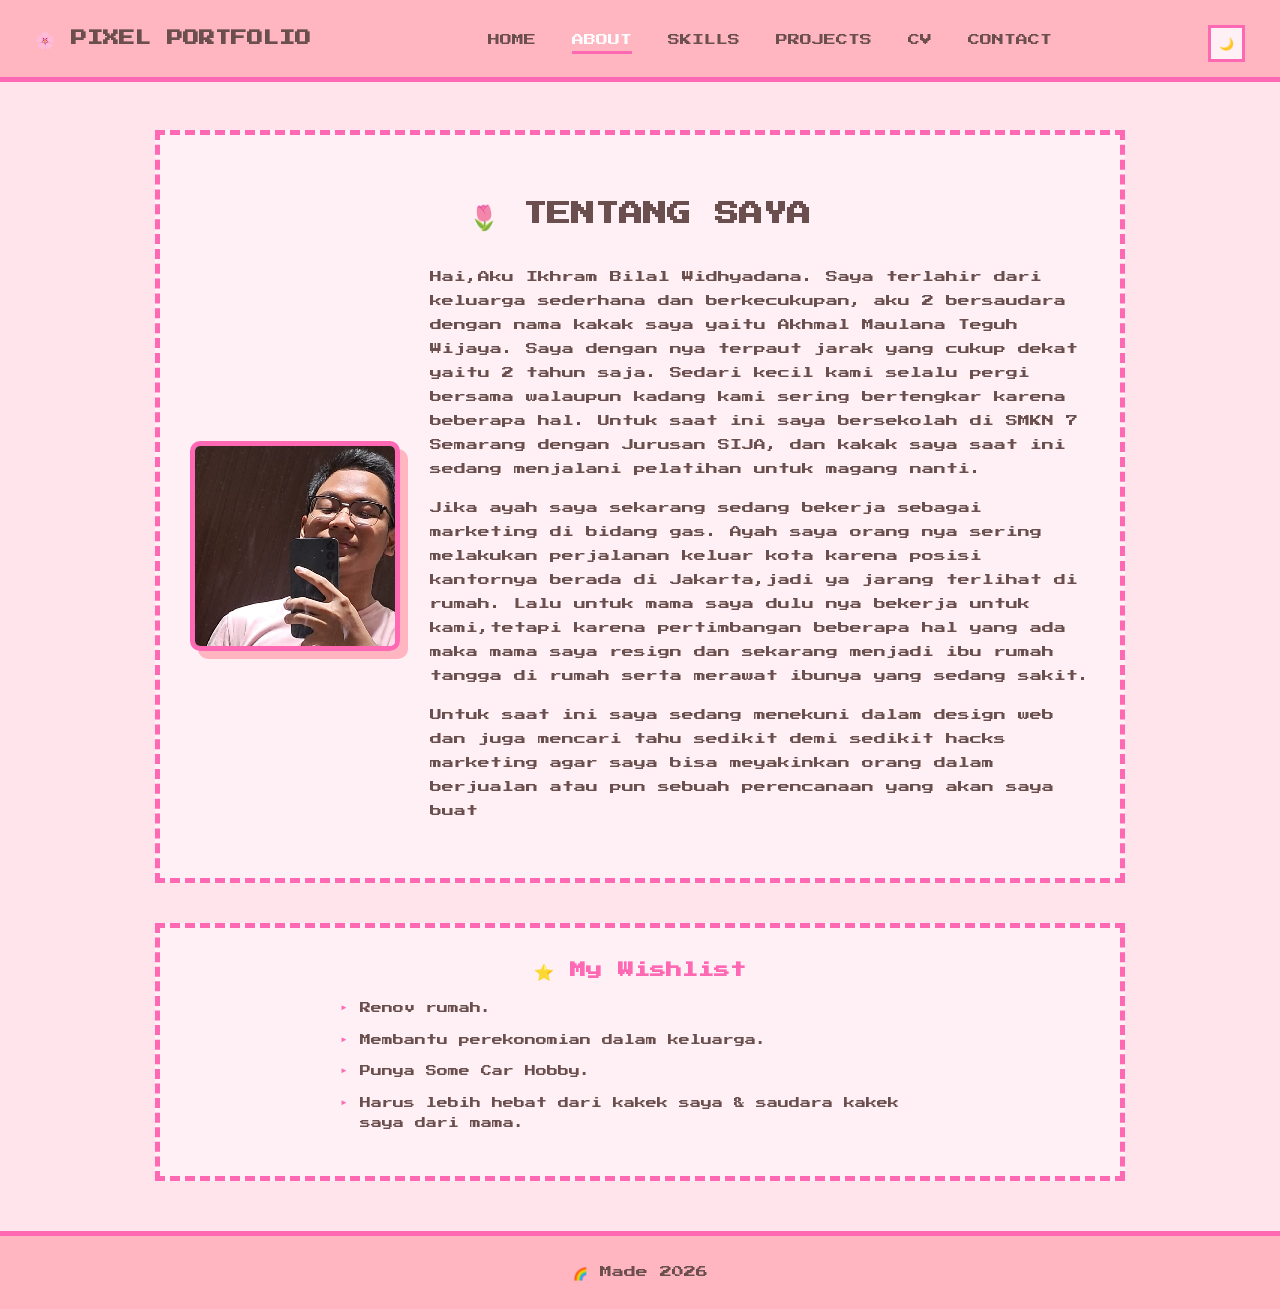
<file: about.html>
<!DOCTYPE html>
<html lang="id">
<head>
    <meta charset="UTF-8">
    <meta name="viewport" content="width=device-width, initial-scale=1.0">
    <title>About Me - Pixel Portfolio</title>
    <link href="https://fonts.googleapis.com/css2?family=Press+Start+2P&display=swap" rel="stylesheet">
    <link rel="stylesheet" href="about.css">
    <link rel="stylesheet" href="Home.css">

</head>
<body>

    <header>
        <h1>🌸 PIXEL PORTFOLIO</h1>
        <nav>
            <a href="index.html">HOME</a>
            <a href="about.html">ABOUT</a>
            <a href="skills.html">SKILLS</a>
            <a href="project.html">PROJECTS</a>
            <a href="cv.html">CV</a>
            <a href="contact.html">CONTACT</a>
        </nav>
        <button id="theme-toggle">🌙</button>
    </header>

    <div class="floating-bg" style="left: 15%; animation-duration: 11s;">👾</div>
    <div class="floating-bg" style="left: 75%; animation-duration: 9s;">💻</div>
    <div class="floating-bg" style="left: 45%; animation-duration: 13s;">✨</div>

    <main class="about-container">
        <section class="box about-hero">
            <h2>🌷 TENTANG SAYA</h2>
            <div class="about-content">
                <div class="about-avatar">
                    <img src="u.jpeg" alt="Profile Photo">
                </div>
                <div class="about-text">
                    <p>Hai,Aku Ikhram Bilal Widhyadana.  Saya terlahir dari keluarga sederhana dan berkecukupan, aku 2 bersaudara dengan nama kakak saya yaitu Akhmal Maulana Teguh Wijaya. Saya dengan nya terpaut jarak yang cukup dekat yaitu 2 tahun saja. Sedari kecil kami selalu pergi bersama walaupun kadang kami sering bertengkar karena beberapa hal. Untuk saat ini saya bersekolah di SMKN 7 Semarang dengan Jurusan SIJA, dan kakak saya saat ini sedang menjalani pelatihan untuk magang nanti.</p>
                    <p>Jika ayah saya sekarang sedang bekerja sebagai marketing di bidang gas. Ayah saya orang nya sering melakukan perjalanan keluar kota karena posisi kantornya berada di Jakarta,jadi ya jarang terlihat di rumah. Lalu untuk mama saya dulu nya bekerja untuk kami,tetapi karena pertimbangan beberapa hal yang ada maka mama saya resign dan sekarang menjadi ibu rumah tangga di rumah serta merawat ibunya yang sedang sakit.</p>
                    <p>Untuk saat ini saya sedang menekuni dalam design web dan juga mencari tahu sedikit demi sedikit hacks marketing agar saya bisa meyakinkan orang dalam berjualan atau pun sebuah perencanaan yang akan saya buat</p>
                </div>
            </div>
        </section>

        <section class="box about-details">
            <h3>⭐ My Wishlist</h3>
            <ul class="pixel-list">
                <li>Renov rumah.</li>
                <li>Membantu perekonomian dalam keluarga.</li>
                <li>Punya Some Car Hobby.</li>
                <li>Harus lebih hebat dari kakek saya & saudara kakek saya dari mama.</li>
            </ul>
        </section>
    </main>

    <footer>
        <p>🌈 Made 2026</p>
    </footer>

    <script src="loading.js"></script>
    <script src="animasi.js"></script>
</body>
</html>
</file>
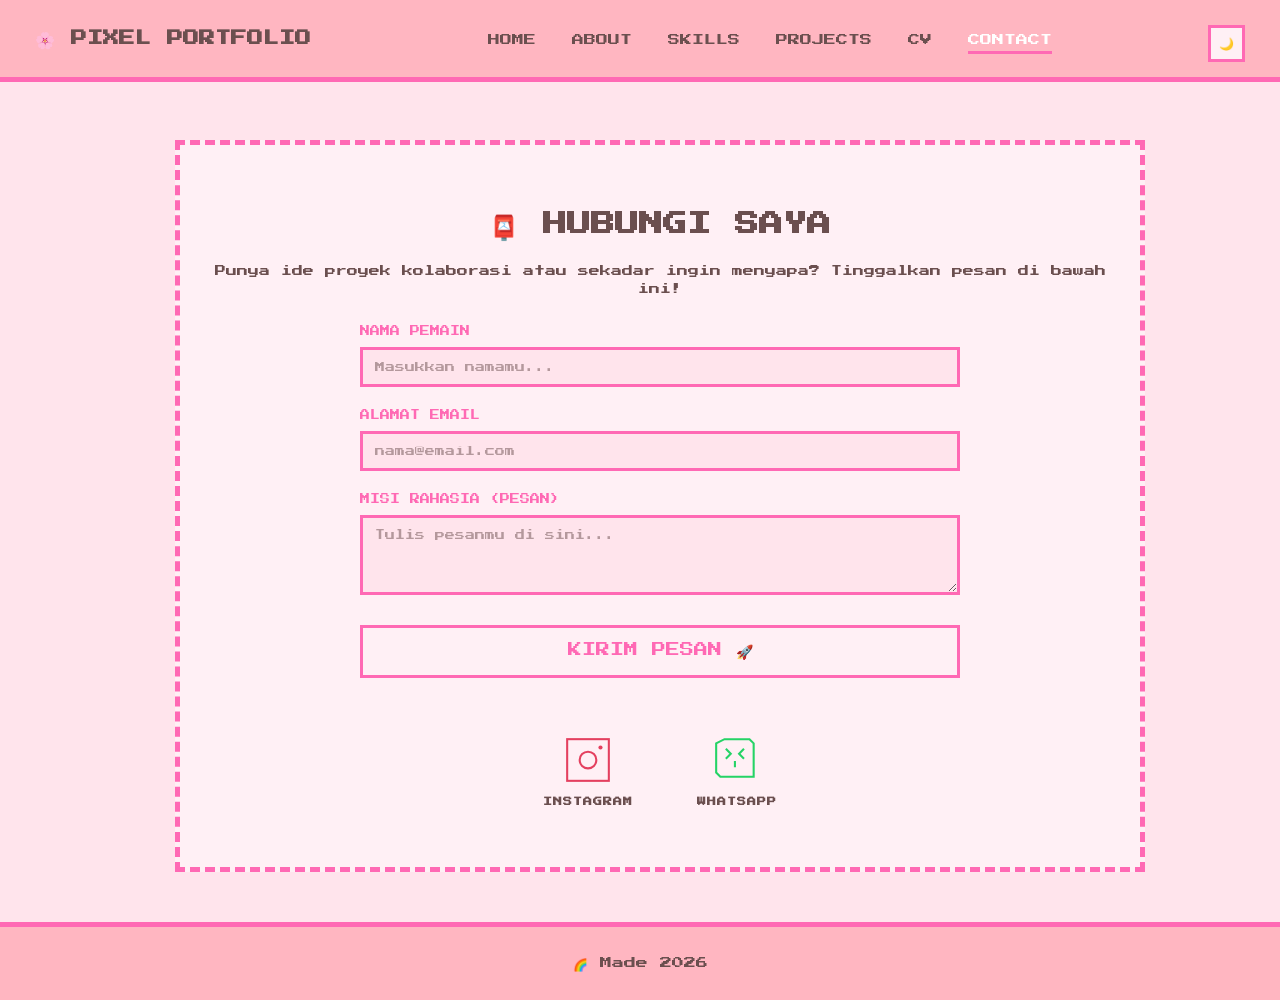
<file: contact.html>
<!DOCTYPE html>
<html lang="id">
<head>
    <meta charset="UTF-8">
    <meta name="viewport" content="width=device-width, initial-scale=1.0">
    <title>Contact - Pixel Portfolio</title>
    <link href="https://fonts.googleapis.com/css2?family=Press+Start+2P&display=swap" rel="stylesheet">
    <link rel="stylesheet" href="contact.css">
    <link rel="stylesheet" href="Home.css">

</head>
<body>

    <header>
        <h1>🌸 PIXEL PORTFOLIO</h1>
        <nav>
            <a href="index.html">HOME</a>
            <a href="about.html">ABOUT</a>
            <a href="skills.html">SKILLS</a>
            <a href="project.html">PROJECTS</a>
            <a href="cv.html">CV</a>
            <a href="contact.html">CONTACT</a>
        </nav>
        <button id="theme-toggle">🌙</button>
    </header>
    

    <div class="floating-bg" style="left: 10%; animation-duration: 10s;">💌</div>
    <div class="floating-bg" style="left: 85%; animation-duration: 8s;">📡</div>
    <div class="floating-bg" style="left: 50%; animation-duration: 12s;">💬</div>


    <main class="contact-container">
        <section class="box">
            <h2>📮 HUBUNGI SAYA</h2>
            <p style="font-size: 11px; margin-bottom: 25px;">Punya ide proyek kolaborasi atau sekadar ingin menyapa? Tinggalkan pesan di bawah ini!</p>
            
            <form id="contactForm" class="pixel-form" action="https://formspree.io/f/mvzyoeag" method="POST">
                <div class="form-group">
                    <label for="senderName">NAMA PEMAIN</label>
                    <input type="text" id="senderName" name="name" placeholder="Masukkan namamu..." required>
                </div>
                <div class="form-group">
                    <label for="senderEmail">ALAMAT EMAIL</label>
                    <input type="email" id="senderEmail" name="email" placeholder="nama@email.com" required>
                </div>
                <div class="form-group">
                    <label for="senderMessage">MISI RAHASIA (PESAN)</label>
                    <textarea id="senderMessage" name="message" rows="5" placeholder="Tulis pesanmu di sini..." required></textarea>
                </div>
                <button type="submit" id="submitBtn">KIRIM PESAN 🚀</button>
            </form>

            <!-- Social Media Links Section -->
            <div class="social-links">
                <div class="social-icons">
                    <a href="https://www.instagram.com/ikh.ram169?igsh=cXg5Y2hmbXJnNmVy" target="_blank" class="social-icon instagram" title="Instagram">
                        <svg viewBox="0 0 24 24" xmlns="http://www.w3.org/2000/svg">
                            <!-- Pixel Style Instagram Icon -->
                            <rect x="2" y="2" width="20" height="20" fill="none" stroke="currentColor" stroke-width="1"/>
                            <circle cx="12" cy="12" r="4" fill="none" stroke="currentColor" stroke-width="1"/>
                            <circle cx="18" cy="6" r="1" fill="currentColor"/>
                        </svg>
                        <span>INSTAGRAM</span>
                    </a>
                    <a href="https://wa.me/62882006636006" target="_blank" class="social-icon whatsapp" title="WhatsApp">
                        <svg viewBox="0 0 24 24" xmlns="http://www.w3.org/2000/svg">
                            <!-- Pixel Style WhatsApp Icon -->
                            <path d="M6 2 L18 2 L20 4 L20 20 L4 20 L2 18 L2 4 Z" fill="none" stroke="currentColor" stroke-width="1"/>
                            <path d="M7 7 L9 9 L7 11 M15 7 L13 9 L15 11 M11 13 L11 15" fill="none" stroke="currentColor" stroke-width="1"/>
                        </svg>
                        <span>WHATSAPP</span>
                    </a>
                </div>
            </div>
        </section>
    </main>

    <div id="contactModal" class="modal">
        <div class="modal-content">
            <span class="close-btn">&times;</span>
            <h2 style="color: #4CAF50;">✅ SYSTEM MSG</h2>
            <p>Pesan Diterima! Pesanmu sudah berhasil dikirim ke server pusat. Saya akan segera membalasnya. ✨👾</p>
        </div>
    </div>

    <footer>
        <p>🌈 Made 2026</p>
    </footer>

    <script src="loading.js"></script>
    <script src="animasi.js"></script>
</body>
</html>
</file>
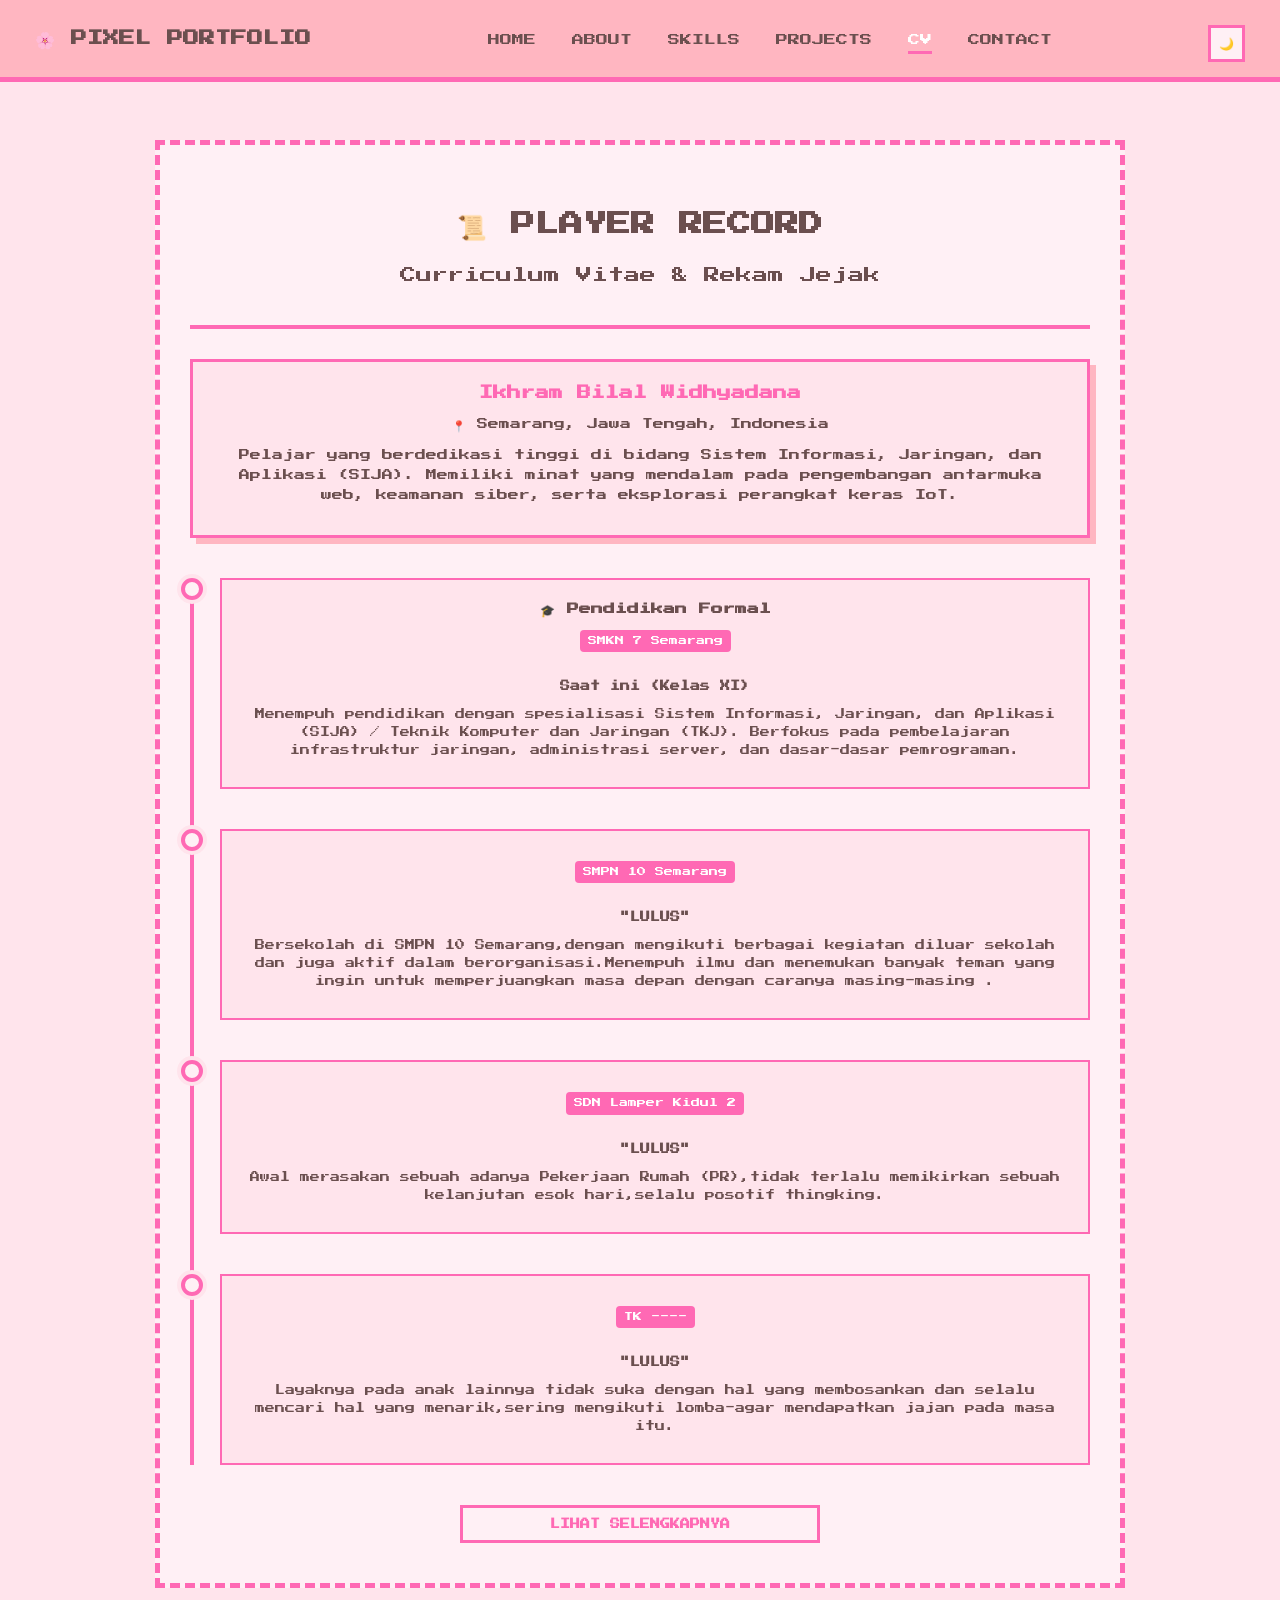
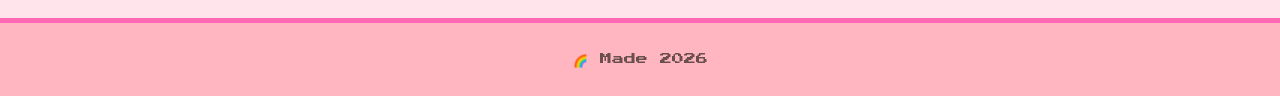
<file: cv.html>
<!DOCTYPE html>
<html lang="id">
<head>
    <meta charset="UTF-8">
    <meta name="viewport" content="width=device-width, initial-scale=1.0">
    <title>CV - Pixel Portfolio</title>
    <link href="https://fonts.googleapis.com/css2?family=Press+Start+2P&display=swap" rel="stylesheet">
    <link rel="stylesheet" href="cv.css">
    <link rel="stylesheet" href="Home.css">
</head>
<body>

    <header>
        <h1>🌸 PIXEL PORTFOLIO</h1>
        <nav>
            <a href="index.html">HOME</a>
            <a href="about.html">ABOUT</a>
            <a href="skills.html">SKILLS</a>
            <a href="project.html">PROJECTS</a>
            <a href="cv.html">CV</a>
            <a href="contact.html">CONTACT</a>
        </nav>
        <button id="theme-toggle">🌙</button>

    </header>

    <div class="floating-bg" style="left: 10%; animation-duration: 11s;">📜</div>
    <div class="floating-bg" style="left: 85%; animation-duration: 9s;">🎓</div>

    <main class="page-container">
        <section class="box cv-wrapper">
            <div class="cv-header">
                <h2>📜 PLAYER RECORD</h2>
                <p class="subtitle">Curriculum Vitae & Rekam Jejak</p>
            </div>

            <div class="cv-profile">
                <h3>Ikhram Bilal Widhyadana</h3>
                <p>📍 Semarang, Jawa Tengah, Indonesia</p>
                <p>Pelajar yang berdedikasi tinggi di bidang Sistem Informasi, Jaringan, dan Aplikasi (SIJA). Memiliki minat yang mendalam pada pengembangan antarmuka web, keamanan siber, serta eksplorasi perangkat keras IoT.</p>
            </div>

            <div class="cv-timeline">
                
                <div class="timeline-item">
                    <div class="timeline-dot"></div>
                    <div class="timeline-content">
                        <h4>🎓 Pendidikan Formal</h4>
                        <span class="timeline-date">SMKN 7 Semarang</span>
                        <p><strong>Saat ini (Kelas XI)</strong></p>
                        <p>Menempuh pendidikan dengan spesialisasi Sistem Informasi, Jaringan, dan Aplikasi (SIJA) / Teknik Komputer dan Jaringan (TKJ). Berfokus pada pembelajaran infrastruktur jaringan, administrasi server, dan dasar-dasar pemrograman.</p>
                    </div>
                </div>

                <div class="timeline-item">
                    <div class="timeline-dot"></div>
                    <div class="timeline-content">
                        <h4>   </h4>
                        <span class="timeline-date">SMPN 10 Semarang </span>
                        <p><strong>"LULUS"</strong></p>
                        <p>Bersekolah di SMPN 10 Semarang,dengan mengikuti berbagai kegiatan diluar sekolah dan juga aktif dalam berorganisasi.Menempuh ilmu dan menemukan banyak teman yang ingin untuk memperjuangkan masa depan dengan caranya masing-masing .</p>
                    </div>
                </div>

                <div class="timeline-item">
                    <div class="timeline-dot"></div>
                    <div class="timeline-content">
                        <h4>   </h4>
                        <span class="timeline-date">SDN Lamper Kidul 2</span>
                        <p><strong>"LULUS"</strong></p>
                        <p>Awal merasakan sebuah adanya Pekerjaan Rumah (PR),tidak terlalu memikirkan sebuah kelanjutan esok hari,selalu posotif thingking.</p>
                    </div>
                </div>

                <div class="timeline-item">
                    <div class="timeline-dot"></div>
                    <div class="timeline-content">
                        <h4>  </h4>
                        <span class="timeline-date">TK ----</span>
                        <p><strong>"LULUS"</strong></p>
                        <p>Layaknya pada anak lainnya tidak suka dengan hal yang membosankan dan selalu mencari hal yang menarik,sering mengikuti lomba-agar mendapatkan jajan pada masa itu.</p>
                    </div>
                </div>

            </div>

            <div class="cv-download">
                 <a href="https://drive.google.com/file/d/1OmYbgPOEV00HJJt09cTHlkOjjZpmz3HC/view?usp=drivesdk" target="_blank" class="pixel-btn" style="text-decoration: none; display: inline-block; text-align: center; box-sizing: border-box;">LIHAT SELENGKAPNYA</a>
            </div>
        </section>
    </main>

    <footer>
        <p>🌈 Made 2026</p>
    </footer>

    <script src="loading.js"></script>
    <script src="animasi.js"></script>
</body>
</html>
</file>
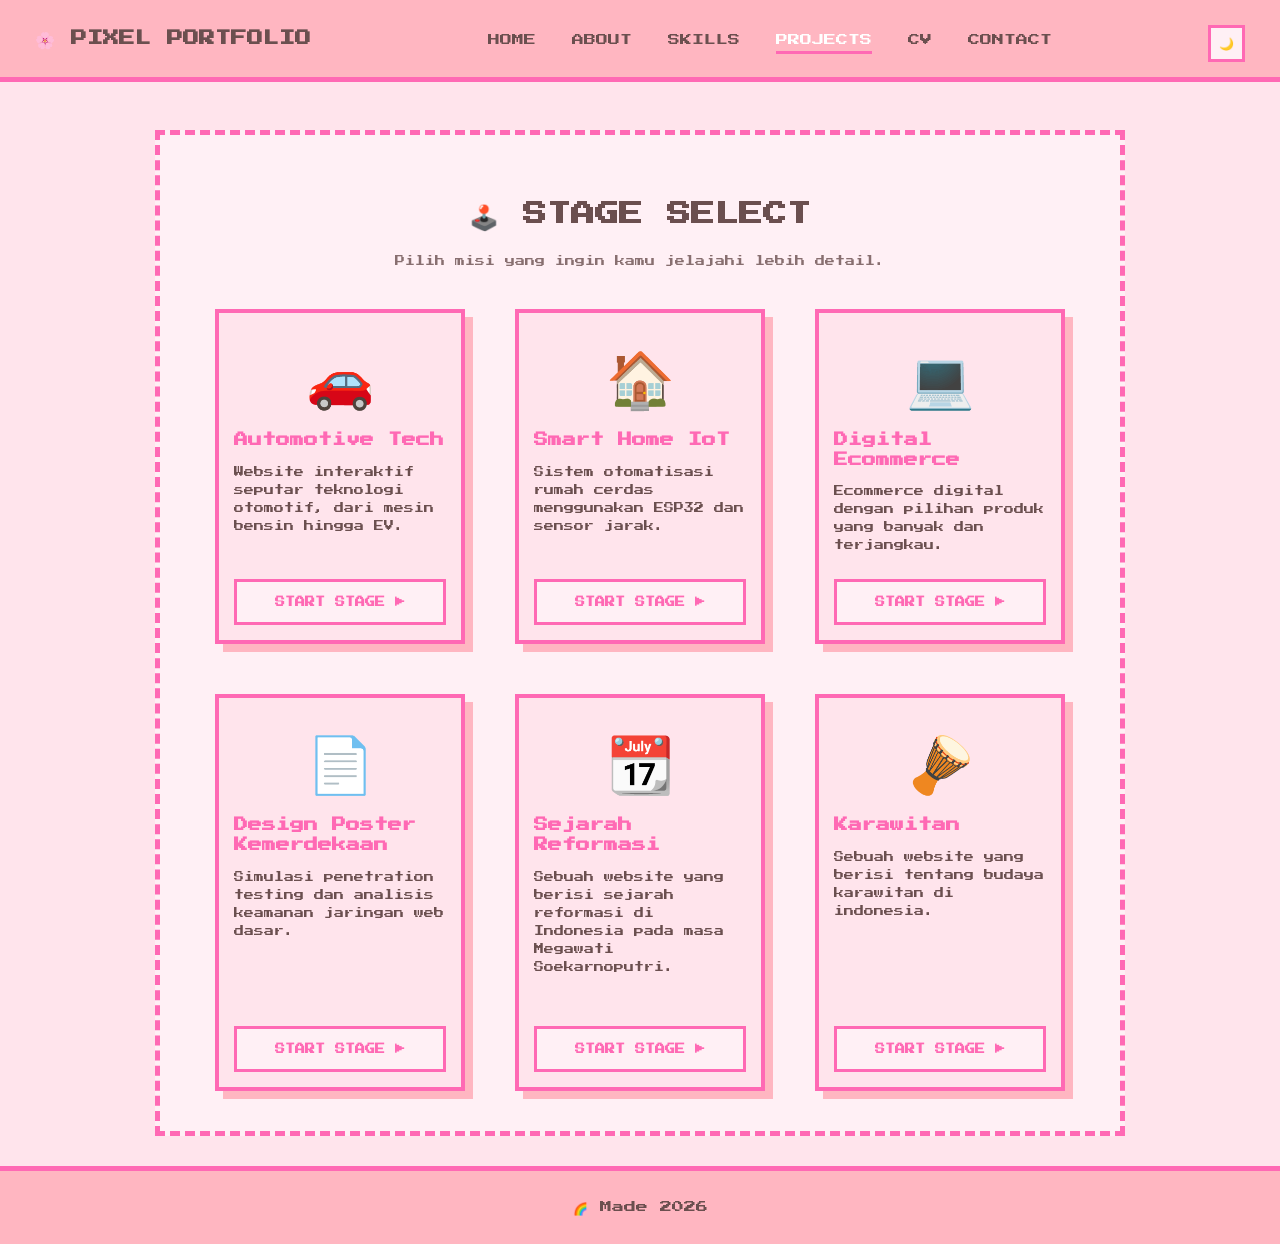
<file: project.html>
<!DOCTYPE html>
<html lang="id">
<head>
    <meta charset="UTF-8">
    <meta name="viewport" content="width=device-width, initial-scale=1.0">
    <title>Projects - Pixel Portfolio</title>
    <link href="https://fonts.googleapis.com/css2?family=Press+Start+2P&display=swap" rel="stylesheet">
    <link rel="stylesheet" href="project.css">
    <link rel="stylesheet" href="Home.css">
</head>
<body>

    <header>
        <h1>🌸 PIXEL PORTFOLIO</h1>
        <nav>
            <a href="index.html">HOME</a>
            <a href="about.html">ABOUT</a>
            <a href="skills.html">SKILLS</a>
            <a href="project.html" class="active-nav">PROJECTS</a>
            <a href="cv.html">CV</a>
            <a href="contact.html">CONTACT</a>
        </nav>
        <button id="theme-toggle">🌙</button>
    </header>

    <div class="floating-bg" style="left: 15%; animation-duration: 10s;">🎮</div>
    <div class="floating-bg" style="left: 80%; animation-duration: 8s;">🏆</div>

    <main class="page-container">
        <section class="box projects-wrapper">
            <h2>🕹️ STAGE SELECT</h2>
            <p class="subtitle">Pilih misi yang ingin kamu jelajahi lebih detail.</p>
            
            <div class="project-grid">
                
                <div class="project-card">
                    <div class="card-icon">🚗</div>
                    <div class="card-content">
                        <h3>Automotive Tech</h3>
                        <p>Website interaktif seputar teknologi otomotif, dari mesin bensin hingga EV.</p>
                    </div>
                   <a href="https://automotivetechnew.page.gd/" target="_blank" class="pixel-btn" style="text-decoration: none; display: inline-block; text-align: center; box-sizing: border-box;">START STAGE ▶</a>
                </div>
                
                <div class="project-card">
                    <div class="card-icon">🏠</div>
                    <div class="card-content">
                        <h3>Smart Home IoT</h3>
                        <p>Sistem otomatisasi rumah cerdas menggunakan ESP32 dan sensor jarak.</p>
                    </div>
                   
                    <a href="- Projek IOT "https://drive.google.com/drive/folders/1EUIdOLVehgh58Zmj9nvHkgWgV2-93poZ" target="_blank" class="pixel-btn" style="text-decoration: none; display: inline-block; text-align: center; box-sizing: border-box;">START STAGE ▶</a>
                </div>

                <div class="project-card">
                    <div class="card-icon">💻</div>
                    <div class="card-content">
                        <h3>Digital Ecommerce</h3>
                        <p>Ecommerce digital dengan pilihan produk yang banyak dan terjangkau.</p>
                    </div>
                    <a href="https://s.id/seilooo" target="_blank" class="pixel-btn" style="text-decoration: none; display: inline-block; text-align: center; box-sizing: border-box;">START STAGE ▶</a>
                </div>

                 <div class="project-card">
                    <div class="card-icon">📄</div>
                    <div class="card-content">
                        <h3>Design Poster Kemerdekaan</h3>
                        <p>Simulasi penetration testing dan analisis keamanan jaringan web dasar.</p>
                    </div>
                    <a href="https://drive.google.com/drive/folders/1ccwIM3QnCqeV7lQ-PFi02NzARl5eZb-A" target="_blank" class="pixel-btn" style="text-decoration: none; display: inline-block; text-align: center; box-sizing: border-box;">START STAGE ▶</a>
                </div>
                <div class="project-card">
                    <div class="card-icon">📆</div>
                    <div class="card-content">
                        <h3>Sejarah Reformasi</h3>
                        <p>Sebuah website yang berisi sejarah reformasi di Indonesia pada masa Megawati Soekarnoputri. </p>
                        </p>
                    </div>
                    <a href="https://dinamikapadazamanreformasi1.page.gd/" target="_blank" class="pixel-btn" style="text-decoration: none; display: inline-block; text-align: center; box-sizing: border-box;">START STAGE ▶</a>
                </div>

                <div class="project-card">
                    <div class="card-icon">🪘</div>
                    <div class="card-content">
                        <h3>Karawitan</h3>
                        <p>Sebuah website yang berisi tentang budaya karawitan di indonesia. </p>
                        </p>
                    </div>
                    <a href="https://sway.cloud.microsoft/wEvWyJvGDy7iusRq?ref=Link&loc=play" target="_blank" class="pixel-btn" style="text-decoration: none; display: inline-block; text-align: center; box-sizing: border-box;">START STAGE ▶</a>
                </div>

            </div>
        </section>
    </main>

    <footer>
        <p>🌈 Made 2026</p>
    </footer>

    <script src="loading.js"></script>
    <script src="animasi.js"></script>
    <script>
        // Logika Dark Mode
        const themeToggle = document.getElementById('theme-toggle');
        const currentTheme = localStorage.getItem('theme');
        if (currentTheme === 'dark') {
            document.body.classList.add('dark-mode');
            themeToggle.innerText = '☀️';
        }
        themeToggle.addEventListener('click', () => {
            document.body.classList.toggle('dark-mode');
            let theme = 'light';
            if (document.body.classList.contains('dark-mode')) {
                themeToggle.innerText = '☀️'; theme = 'dark';
            } else {
                themeToggle.innerText = '🌙';
            }
            localStorage.setItem('theme', theme);
        });
    </script>
</body>
</html>
</file>
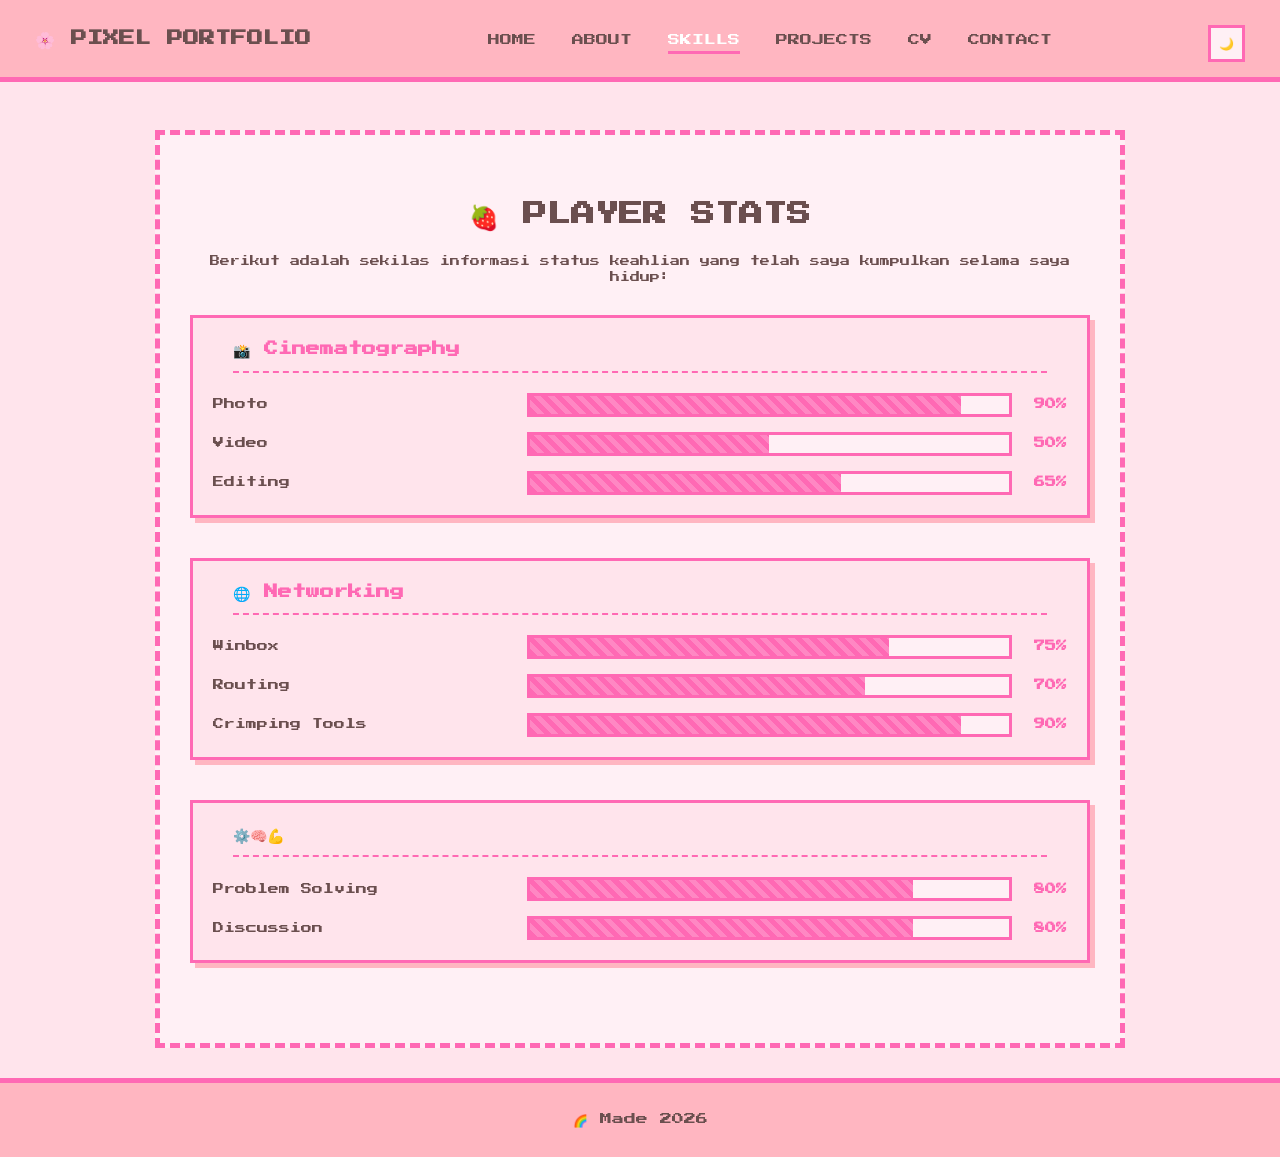
<file: skills.html>
<!DOCTYPE html>
<html lang="id">
<head>
    <meta charset="UTF-8">
    <meta name="viewport" content="width=device-width, initial-scale=1.0">
    <title>Skills - Pixel Portfolio</title>
    <link href="https://fonts.googleapis.com/css2?family=Press+Start+2P&display=swap" rel="stylesheet">
    <link rel="stylesheet" href="skills.css">
    <link rel="stylesheet" href="Home.css">
</head>
<body>

    <header>
        <h1>🌸 PIXEL PORTFOLIO</h1>
        <nav>
            <a href="index.html">HOME</a>
            <a href="about.html">ABOUT</a>
            <a href="skills.html" class="active-nav">SKILLS</a>
            <a href="project.html">PROJECTS</a>
            <a href="cv.html">CV</a>
            <a href="contact.html">CONTACT</a>
        </nav>
        <button id="theme-toggle">🌙</button>
    </header>

    <div class="floating-bg" style="left: 10%; animation-duration: 10s;">🛡️</div>
    <div class="floating-bg" style="left: 85%; animation-duration: 8s;">⚙️</div>
    <div class="floating-bg" style="left: 50%; animation-duration: 12s;">🌐</div>

    <main class="skills-container">
        <section class="box">
            <h2>🍓 PLAYER STATS</h2>
            <p style="font-size: 10px; margin-bottom: 30px;">Berikut adalah sekilas informasi status keahlian yang telah saya kumpulkan selama saya hidup:</p>

            <div class="skill-category">
                <h3>📸 Cinematography</h3>
                <div class="skill-list">
                    <div class="skill-item">
                        <span class="skill-name">Photo</span>
                        <div class="skill-bar"><div class="skill-fill" style="width: 90%;"></div></div>
                        <span class="skill-percentage">90%</span>
                    </div>
                    <div class="skill-item">
                        <span class="skill-name">Video</span>
                        <div class="skill-bar"><div class="skill-fill" style="width: 50%;"></div></div>
                        <span class="skill-percentage">50%</span>
                    </div>
                    <div class="skill-item">
                        <span class="skill-name">Editing</span>
                        <div class="skill-bar"><div class="skill-fill" style="width: 65%;"></div></div>
                        <span class="skill-percentage">65%</span>
                    </div>
                </div>
            </div>

            <div class="skill-category">
                <h3>🌐 Networking</h3>
                <div class="skill-list">
                    <div class="skill-item">
                        <span class="skill-name">Winbox</span>
                        <div class="skill-bar"><div class="skill-fill" style="width: 75%;"></div></div>
                        <span class="skill-percentage">75%</span>
                    </div>
                    <div class="skill-item">
                        <span class="skill-name">Routing</span>
                        <div class="skill-bar"><div class="skill-fill" style="width: 70%;"></div></div>
                        <span class="skill-percentage">70%</span>
                    </div>
                    <div class="skill-item">
                        <span class="skill-name">Crimping Tools</span>
                        <div class="skill-bar"><div class="skill-fill" style="width: 90%;"></div></div>
                        <span class="skill-percentage">90%</span>
                    </div>
                </div>
            </div>

            <div class="skill-category">
                <h3>⚙️🧠💪</h3>
                <div class="skill-list">
                    <div class="skill-item">
                        <span class="skill-name">Problem Solving</span>
                        <div class="skill-bar"><div class="skill-fill" style="width: 80%;"></div></div>
                        <span class="skill-percentage">80%</span>
                    </div>
                    <div class="skill-item">
                        <span class="skill-name">Discussion</span>
                        <div class="skill-bar"><div class="skill-fill" style="width: 80%;"></div></div>
                        <span class="skill-percentage">80%</span>
                    </div>
                </div>
            </div>

        </section>
    </main>

    <footer>
        <p>🌈 Made 2026</p>
    </footer>

    <script src="loading.js"></script>
    <script src="animasi.js"></script>
    <script>
        // Logika Dark Mode
        const themeToggle = document.getElementById('theme-toggle');
        const currentTheme = localStorage.getItem('theme');
        if (currentTheme === 'dark') {
            document.body.classList.add('dark-mode');
            themeToggle.innerText = '☀️';
        }
        themeToggle.addEventListener('click', () => {
            document.body.classList.toggle('dark-mode');
            let theme = 'light';
            if (document.body.classList.contains('dark-mode')) {
                themeToggle.innerText = '☀️'; theme = 'dark';
            } else {
                themeToggle.innerText = '🌙';
            }
            localStorage.setItem('theme', theme);
        });
    </script>
</body>
</html>
</file>
<file: about.css>
/* =========================================
   TAMBAHAN KHUSUS UNTUK HALAMAN ABOUT 
   ========================================= */

/* Container utama untuk halaman About agar tidak terlalu menempel ke header */
.about-container {
    margin-top: 120px;
    padding: 0 20px;
    display: flex;
    flex-direction: column;
    align-items: center;
}

/* Layout Flexbox untuk Avatar dan Teks di halaman About */
.about-content {
    display: flex;
    flex-direction: row;
    align-items: center;
    gap: 30px;
    margin-top: 20px;
    text-align: left;
}

.about-avatar {
    width: 200px;
    height: 200px;
    image-rendering: pixelated;
    border: 5px solid var(--border-color);
    box-shadow: 8px 8px 0 var(--shadow-color);
    flex-shrink: 0;
    border-radius: 10px;
    overflow: hidden;
    display: flex;
    align-items: center;
    justify-content: center;
}

.about-avatar img {
    width: 100%;
    height: 100%;
    object-fit: cover;
    object-position: center;
}

.about-text {
    flex: 1;
}

.about-text p {
    font-size: 12px;
    line-height: 2;
    margin-bottom: 15px;
}

/* Kotak Detail (Fun Facts) */
.about-details {
    text-align: left;
    width: 100%;

}

.about-details h3 {
    color: var(--border-color);
    margin-bottom: 20px;
}

/* Styling untuk list bergaya pixel */
.pixel-list {
    list-style-type: none;
    padding-left: 0;
}

.pixel-list li {
    font-size: 11px;
    line-height: 2;
    margin-bottom: 15px;
    position: relative;
    padding-left: 30px;
    
}

.pixel-list li::before {
    content: "►";
    position: absolute;
    left: 0;
    color: var(--border-color);
    animation: blink-caret 1s step-end infinite;
}

/* Penanda Navigasi Aktif (Agar user tahu sedang di halaman mana) */
.active-nav {
    border-bottom: 3px solid var(--border-color);
    padding-bottom: 5px;
}

/* Responsivitas untuk layar HP */
@media (max-width: 768px) {
    .about-content {
        flex-direction: column; /* Mengubah susunan menjadi atas-bawah di HP */
        text-align: center;
    }
    
    .pixel-list li {
        text-align: left;
    }
}

.box {
    margin-top: 10px !important;
}
</file>
<file: Home.css>
/* --- CSS VARIABLES UNTUK DARK MODE --- */
:root {
    --bg-color: #ffe4ec;
    --text-color: #6b4f4f;
    --header-bg: #ffb6c1;
    --box-bg: #fff0f5;
    --border-color: #ff69b4;
    --shadow-color: #ffb6c1;
}

.dark-mode {
    --bg-color: #2b2b2b;
    --text-color: #ffb6c1;
    --header-bg: #1a1a1a;
    --box-bg: #3d3d3d;
    --border-color: #ff69b4;
    --shadow-color: #ff1493;
}

/* --- GLOBAL --- */
body {
    margin: 0;
    font-family: 'Press Start 2P', cursive;
    background: var(--bg-color);
    color: var(--text-color);
    transition: background 0.3s, color 0.3s;
    line-height: 1.6;
}

/* =========================================
   ANIMASI TRANSISI: RETRO LOADING SCREEN
   ========================================= */

/* Loading screen removed */

html {
    overflow-y: auto;
    overflow-x: hidden;
}

/* Floating Particles Background */
.floating-bg {
    position: fixed;
    top: -50px;
    font-size: 24px;
    z-index: -1;
    animation: floatDown linear infinite;
    opacity: 0.6;
}

@keyframes floatDown {
    0% { transform: translateY(-10vh) rotate(0deg); }
    100% { transform: translateY(110vh) rotate(360deg); }
}

@keyframes floatUp {
    0% { transform: translateY(110vh) rotate(0deg); }
    100% { transform: translateY(-10vh) rotate(360deg); }
}

@keyframes floatRandom {
    0% { transform: translateY(50vh) translateX(0px) rotate(0deg); }
    25% { transform: translateY(30vh) translateX(20px) rotate(90deg); }
    50% { transform: translateY(70vh) translateX(-20px) rotate(180deg); }
    75% { transform: translateY(20vh) translateX(10px) rotate(270deg); }
    100% { transform: translateY(50vh) translateX(0px) rotate(360deg); }
}

/* Header & Navigasi */
header {
    background: var(--header-bg);
    padding: 15px;
    display: flex;
    justify-content: space-between;
    align-items: center;
    border-bottom: 5px solid var(--border-color);
    transition: background 0.3s;
    position: fixed;
    top: 0;
    left: 0;
    right: 0;
    z-index: 10000;
}


header h1 {
    font-size: 16px;
    margin: 0 20px;
}

section h3 {
    font-size: 25px;
    margin: 0 20px;
}

nav a {
    margin: 0 10px;
    text-decoration: none;
    color: var(--text-color);
    font-size: 12px;
}

nav a:hover {
    color: white;
}

/* Penanda Navigasi Aktif (Agar user tahu sedang di halaman mana) */
.active-nav {
    border-bottom: 3px solid var(--border-color);
    padding-bottom: 5px;
    color: white;
}

/* Tombol Dark Mode */
#theme-toggle {
    margin-right: 20px;
    padding: 8px;
    font-size: 12px;
    cursor: pointer;
}

/* --- HERO SECTION --- */
.hero {
    display: flex;
    justify-content: center;
    align-items: center;
    gap: 40px;
    padding: 80px 20px;
    flex-wrap: wrap;
    margin-top: 100px;
}

/* Avatar Pixel */
.avatar img {
    width: 150px;
    height: 150px;
    image-rendering: pixelated;
    border: 5px solid var(--border-color);
    box-shadow: 5px 5px 0 var(--shadow-color);
    flex-shrink: 0;
    animation: bounce 2s infinite alternate;
    object-fit: cover;
    object-position: bottom;
}                           

@keyframes bounce {
    0% { transform: translateY(0); }
    100% { transform: translateY(-10px); }
}

.hero-text-box {
    text-align: left;
    background: var(--box-bg);
    padding: 25px 35px;
    border: 5px dashed var(--border-color);
    max-width: 500px;
}

.hero-text-box h2 {
    margin-top: 0;
    line-height: 1.5;
}

.hero-text-box span {
    color: var(--border-color);
}

/* Efek Mengetik */
.typewriter {
    overflow: hidden;
    border-right: .15em solid var(--border-color);
    white-space: nowrap;
    margin: 0 auto;
    letter-spacing: .15em;
    animation: typing 3.5s steps(40, end), blink-caret .75s step-end infinite;
}

@keyframes typing { from { width: 0 } to { width: 100% } }
@keyframes blink-caret { from, to { border-color: transparent } 50% { border-color: var(--border-color); } }

/* --- BOX & CARD STYLES --- */
.box {
    margin: 20px auto 30px auto;
    padding: 40px 30px;
    border: 5px dashed var(--border-color);
    background: var(--box-bg);
    max-width: 900px;
    text-align: center;
}

.skills, .gallery {
    display: flex;
    flex-wrap: wrap;
    justify-content: center;
    gap: 15px;
    margin-top: 20px;
}

.pixel-card {
    padding: 15px;
    border: 3px solid var(--border-color);
    background: var(--bg-color);
    transition: 0.2s;
    font-size: 12px;
}

.pixel-card:hover {
    background: var(--border-color);
    color: white;
    transform: translate(-4px, -4px);
    box-shadow: 4px 4px 0 var(--shadow-color);
}

/* Project Cards */
.project-card {
    border: 4px solid var(--border-color);
    background: var(--bg-color);
    padding: 15px;
    width: 250px;
    text-align: left;
    transition: 0.3s;
}

.project-card h3 { font-size: 14px; color: var(--border-color); }
.project-card p { font-size: 10px; line-height: 1.8; }
.project-card:hover { transform: scale(1.05); }

/* --- BUTTONS --- */
button {
    padding: 10px;
    border: 3px solid var(--border-color);
    background: var(--box-bg);
    color: var(--border-color);
    cursor: pointer;
    font-family: inherit;
    transition: 0.2s;
    font-size: 12px;
    margin-top: 10px;
}

button:hover {
    background: var(--border-color);
    color: white;
    transform: scale(1.1);
}

/* Gallery Images */
.gallery img {
    width: 150px;
    height: 150px;
    object-fit: cover;
    border: 4px solid #ff69b4;
    image-rendering: pixelated;
    cursor: pointer;
    transition: 0.3s;
}

.gallery img:hover {
    transform: scale(1.1) rotate(-2deg);
    box-shadow: 5px 5px 0 #ff69b4;
}

/* --- MODAL (POP-UP) --- */
.modal {
    display: none; 
    position: fixed; 
    z-index: 10001; 
    left: 0; 
    top: 0; 
    width: 100%; 
    height: 100%; 
    background-color: rgba(0,0,0,0.5); 
}

.modal-content {
    background-color: var(--box-bg);
    margin: 15% auto; 
    padding: 20px;
    border: 5px solid var(--border-color);
    width: 300px;
    text-align: center;
    box-shadow: 10px 10px 0 var(--shadow-color);
}

.close-btn {
    color: var(--border-color);
    float: right;
    font-size: 28px;
    font-weight: bold;
    cursor: pointer;
}

/* --- GLOBAL --- */
body {
    margin: 0;
    font-family: 'Press Start 2P', cursive;
    background: var(--bg-color);
    color: var(--text-color);
    transition: background 0.3s, color 0.3s;
    line-height: 1.6;
    overscroll-behavior: none;
    
    /* Tambahan agar halaman menjadi fleksibel secara vertikal */
    display: flex;
    flex-direction: column;
    min-height: 100vh; /* Memastikan tinggi body minimal seukuran layar monitor/HP */
}

/* ... (biarkan kode CSS yang lain di tengah-tengah tetap sama) ... */

footer {
    text-align: center;
    padding: 15px;
    background: var(--header-bg);
    border-top: 5px solid var(--border-color);
    font-size: 12px;
    
    /* Kunci utamanya: margin-top auto akan otomatis mengisi sisa ruang kosong 
       sehingga footer selalu terdorong mentok ke bawah! */
    margin-top: auto; 
}

/* Kotak Detail (Fun Facts) */
.about-details {
    margin: -60px auto 50px auto;
    padding: 30px;
    text-align: left;
    width: 100%;
}

.about-details h3 {
    color: var(--border-color);
    margin: 0 0 15px 0;
    font-size: 16px;
    text-align: center;
}

/* Styling untuk list bergaya pixel */
.pixel-list {
    list-style-type: none;
    padding: 0;
    margin: 0;
    max-width: 600px;
    margin-left: auto;
    margin-right: auto;
}

.pixel-list li {
    font-size: 11px;
    line-height: 1.8;
    margin-bottom: 12px;
    position: relative;
    padding-left: 20px;
    text-align: left;
}

.pixel-list li:before {
    content: "▶";
    position: absolute;
    left: 0;
    color: var(--border-color);
    font-size: 8px;
}

.pixel-list li::before {
    content: "►";
    position: absolute;
    left: 0;
    color: var(--border-color);
    animation: blink-caret 1s step-end infinite;
}

/* Penanda Navigasi Aktif (Agar user tahu sedang di halaman mana) */
.active-nav {
    border-bottom: 3px solid var(--border-color);
    padding-bottom: 5px;
}

/* Responsivitas untuk layar HP */
@media (max-width: 768px) {
    .about-content {
        flex-direction: column; /* Mengubah susunan menjadi atas-bawah di HP */
        text-align: center;
    }
    
    .pixel-list li {
        text-align: left;
    }
}
</file>
<file: contact.css>
/* =========================================
   TAMBAHAN KHUSUS UNTUK HALAMAN CONTACT
   ========================================= */
/* Penanda Navigasi Aktif (Agar user tahu sedang di halaman mana) */
.active-nav {
    border-bottom: 3px solid var(--border-color);
    padding-bottom: 5px;
}

/* Styling untuk container formulir */
.pixel-form {
    display: flex;
    flex-direction: column;
    gap: 20px;
    text-align: left;
    max-width: 600px;
    margin: 0 auto; /* Posisi di tengah */
}

/* Menyusun label dan isian */
.form-group {
    display: flex;
    flex-direction: column;
    gap: 8px;
}

.form-group label {
    font-size: 10px;
    color: var(--border-color);
}

/* Styling untuk Input (Kotak Teks) dan Textarea (Kotak Pesan) */
.form-group input,
.form-group textarea {
    font-family: 'Press Start 2P', cursive;
    background: var(--bg-color);
    color: var(--text-color);
    border: 3px solid var(--border-color);
    padding: 12px;
    font-size: 10px;
    outline: none;
    transition: 0.3s;
}

/* Efek saat kotak isian sedang diklik/difokuskan */
.form-group input:focus,
.form-group textarea:focus {
    background: var(--header-bg);
    color: white;
    box-shadow: 4px 4px 0 var(--shadow-color);
    transform: translate(-2px, -2px);
}

/* Tombol Kirim spesifik untuk form */
.pixel-form button {
    width: 100%;
    padding: 15px;
    font-size: 14px;
    margin-top: 10px;
}

/* Floating emoji background khusus halaman contact */
.floating-bg {
    position: fixed;
    top: -50px;
    font-size: 28px;
    z-index: -1;
    opacity: 0.7;
    pointer-events: none;
    animation: floatDown 12s linear infinite;
}

/* Mengubah warna teks placeholder agar sedikit redup */
::placeholder {
    color: var(--text-color);
    opacity: 0.5;
}
.contact-container {
    /* Mendorong kotak ini sejauh mungkin ke bawah layar */
    margin-top: 120px; 
    margin-bottom: 20px; 
    padding: 0 20px;
    width: 100%;
}
/* --- GLOBAL --- */
html {
    overflow-y: auto;
    overflow-x: hidden;
}

body {
    margin: 0;
    font-family: 'Press Start 2P', cursive;
    background: var(--bg-color);
    color: var(--text-color);
    transition: background 0.3s, color 0.3s;
    line-height: 1.6;
}

/* ========================================= 
   SOCIAL MEDIA LINKS STYLING
   ========================================= */
.social-links {
    margin-top: 40px;
    text-align: center;
}

.social-links h3 {
    font-size: 14px;
    margin-bottom: 20px;
    color: var(--border-color);
    letter-spacing: 2px;
}

.social-icons {
    display: flex;
    justify-content: center;
    gap: 30px;
    flex-wrap: wrap;
}

.social-icon {
    display: flex;
    flex-direction: column;
    align-items: center;
    gap: 10px;
    text-decoration: none;
    transition: all 0.3s ease;
    padding: 15px;
    border: 2px solid transparent;
}

.social-icon:hover {
    transform: scale(1.1);
    border: 2px solid var(--border-color);
    box-shadow: 4px 4px 0 rgba(76, 175, 80, 0.3);
}

.social-icon svg {
    width: 50px;
    height: 50px;
    color: var(--border-color);
    stroke-linecap: square;
    stroke-linejoin: miter;
}

.social-icon.instagram svg {
    color: #E4405F;
}

.social-icon.instagram:hover svg {
    color: #E4405F;
    filter: drop-shadow(0 0 8px #E4405F);
}

.social-icon.whatsapp svg {
    color: #25D366;
}

.social-icon.whatsapp:hover svg {
    color: #25D366;
    filter: drop-shadow(0 0 8px #25D366);
}

.social-icon span {
    font-size: 9px;
    color: var(--text-color);
    letter-spacing: 1px;
    font-weight: bold;
}

/* Responsive design untuk mobile */
@media (max-width: 600px) {
    .social-icons {
        gap: 20px;
    }

    .social-icon {
        padding: 10px;
    }

    .social-icon svg {
        width: 40px;
        height: 40px;
    }

    .social-icon span {
        font-size: 8px;
    }
}
</file>
<file: cv.css>
/* =========================================
   CSS KHUSUS HALAMAN CV (PLAYER RECORD)
   ========================================= */
/* Penanda Navigasi Aktif (Agar user tahu sedang di halaman mana) */
.page-container {
margin-top: 120px;
    padding: 0 20px;
    display: flex;
    justify-content: center;

}

.cv-wrapper {
    width: 100%;
    max-width: 800px; /* Sedikit lebih lebar agar teks panjang mudah dibaca */
    padding: 40px;
    text-align: left; /* Teks rata kiri untuk format CV yang profesional */
    margin: 40px auto; /* 40px memberi jarak dari navbar, 'auto' membuatnya ke tengah layar */
    scroll-margin-top: 100px;
}

.cv-header {
    text-align: center;
    border-bottom: 4px solid var(--border-color);
    padding-bottom: 20px;
    margin-bottom: 30px;
}

.cv-profile {
    background: var(--bg-color);
    border: 3px solid var(--border-color);
    padding: 20px;
    margin-bottom: 40px;
    box-shadow: 6px 6px 0 var(--shadow-color);
}

.cv-profile h3 {
    margin-top: 0;
    color: var(--border-color);
    font-size: 14px;
}

.cv-profile p {
    font-size: 11px;
    line-height: 1.8;
    margin-bottom: 10px;
}

/* --- TIMELINE STYLE --- */
.cv-timeline {
    position: relative;
    padding-left: 30px; /* Memberi ruang untuk garis waktu di sebelah kiri */
}

/* Garis lurus utama di sebelah kiri */
.cv-timeline::before {
    content: '';
    position: absolute;
    left: 0;
    top: 0;
    bottom: 0;
    width: 4px;
    background-color: var(--border-color);
}

.timeline-item {
    position: relative;
    margin-bottom: 40px;
}

/* Titik poin pada garis waktu */
.timeline-dot {
    position: absolute;
    left: -39px; /* Menyesuaikan posisi agar pas di tengah garis */
    top: 0;
    width: 14px;
    height: 14px;
    background-color: var(--box-bg);
    border: 4px solid var(--border-color);
    border-radius: 50%; /* Membuat titik menjadi bundar */
    box-shadow: 0 0 0 4px var(--bg-color); /* Efek outline pemisah */
}

.timeline-content {
    background: var(--bg-color);
    border: 2px solid var(--border-color);
    padding: 20px;
    transition: transform 0.2s ease;
}

.timeline-content:hover {
    transform: translateX(10px); /* Efek geser sedikit ke kanan saat di-hover */
    background: var(--header-bg);
}

.timeline-content h4 {
    margin-top: 0;
    margin-bottom: 5px;
    font-size: 12px;
    color: var(--text-color);
}

.timeline-date {
    display: inline-block;
    font-size: 9px;
    color: white;
    background-color: var(--border-color);
    padding: 4px 8px;
    margin-bottom: 15px;
    border-radius: 4px;
}

.timeline-content p {
    font-size: 10px;
    line-height: 1.8;
    margin-bottom: 8px;
}

.pixel-btn {
    width: 40%;
    padding: 8px;
    background: var(--box-bg);
    border: 3px solid var(--border-color);
    color: var(--border-color);
    font-family: inherit;
    font-size: 10px;
    font-weight: bold;
    cursor: pointer;
    transition: 0.2s;
}
.pixel-btn:hover {
    background: var(--border-color);
    color: white;
}
/* Responsivitas untuk layar HP */
@media (max-width: 600px) {
    .cv-wrapper {
        padding: 20px;
    }
    .cv-timeline {
        padding-left: 20px;
    }
    .timeline-dot {
        left: -29px;
    }
}
</file>
<file: project.css>
/* =========================================
   CSS KHUSUS HALAMAN PROJECTS (VERSI SCROLLABLE)
   ========================================= */

/* Menjaga agar kotak utama tetap di tengah dan ukurannya pas */
.page-container {
    margin-top: 120px;
    padding: 0 20px;
    display: flex;
    justify-content: center;
}

.projects-wrapper {
    width: 100%;
    max-width: 1000px; /* Diubah: 4400px terlalu besar, 1000px pas untuk 3 kartu sejajar */
    padding: 50px 20px;
    text-align: center; 
}

.subtitle {
    font-size: 10px;
    margin-bottom: 40px;
    opacity: 0.8;
}

/* Menggunakan Flexbox, mengizinkan kotak turun baris, dan area di-scroll */
.project-grid {
    display: flex;
    flex-wrap: wrap;          /* KUNCI: Mengizinkan kotak turun ke bawah jika tidak muat */
    justify-content: center;  /* Posisi di tengah */
    gap: 50px;                /* Jarak antar kotak */
    width: 100%;
}

/* Desain Kartu: Menggunakan ukuran tetap agar bisa turun baris */
.project-card {
    background: var(--bg-color);
    border: 4px solid var(--border-color);
    width: 280px;             /* KUNCI: Ukuran tetap agar kotak ke-4 otomatis terdorong ke bawah */
    box-sizing: border-box;
    padding: 25px 20px;
    display: flex;
    flex-direction: column;
    align-items: center;
    text-align: center;
    box-shadow: 8px 8px 0 var(--shadow-color);
    transition: transform 0.2s ease, box-shadow 0.2s ease;
}

/* Efek saat kursor diarahkan ke kartu */
.project-card:hover {
    transform: translate(-5px, -5px);
    box-shadow: 13px 13px 0 var(--shadow-color);
    background: var(--box-bg);
}

/* Ikon dengan animasi melayang pelan */
.card-icon {
    font-size: 55px;
    margin-bottom: 15px;
    animation: floatIcon 2s infinite alternate ease-in-out;
}

@keyframes floatIcon {
    0% { transform: translateY(0); }
    100% { transform: translateY(-8px); }
}

/* Area teks di dalam kartu */
.card-content {
    flex-grow: 1; /* Menjaga agar tombol di bawah selalu rata sejajar */
    display: flex;
    flex-direction: column;
}

.card-content h3 {
    font-size: 13px;
    color: var(--border-color);
    margin: 0 0 12px 0;
    line-height: 1.4;
}

.card-content p {
    font-size: 10px;
    line-height: 1.7;
    margin: 0 0 25px 0;
}

/* Tombol khusus bergaya Pixel/Arcade */
.pixel-btn {
    width: 100%;
    padding: 12px;
    background: var(--box-bg);
    border: 3px solid var(--border-color);
    color: var(--border-color);
    font-family: inherit;
    font-size: 10px;
    font-weight: bold;
    cursor: pointer;
    transition: 0.2s;
}

.pixel-btn:hover {
    background: var(--border-color);
    color: white;
}

.box {
    margin-top: 10px !important;
}

/* --- RESPONSIVITAS HP --- */
/* Kalau dibuka di HP yang layarnya kecil, biarkan otomatis membungkus ke bawah */
@media (max-width: 850px) {
    .project-grid {
        gap: 15px;
        padding: 10px 0; /* Kurangi padding di layar kecil */
    }
    .project-card {
        width: 100%; /* Kartu memenuhi lebar layar di HP */
        max-width: 320px;
    }
}
</file>
<file: skills.css>
/* =========================================
   TAMBAHAN KHUSUS UNTUK HALAMAN SKILLS
   ========================================= */

.skills-container {
    margin-top: 120px;
    padding: 0 20px;
}

.skill-category {
    margin-bottom: 40px;
    text-align: left;
    background: var(--bg-color);
    padding: 20px;
    border: 3px solid var(--border-color);
    box-shadow: 5px 5px 0 var(--shadow-color);
}

.skill-category h3 {
    font-size: 14px;
    color: var(--border-color);
    border-bottom: 2px dashed var(--border-color);
    padding-bottom: 10px;
    margin-top: 0;
}

.skill-list {
    display: flex;
    flex-direction: column;
    gap: 15px;
    margin-top: 20px;
}

/* Flexbox untuk menyejajarkan teks dan bar */
.skill-item {
    display: flex;
    justify-content: space-between;
    align-items: center;
    gap: 15px;
    font-size: 11px;
}

.skill-name {
    width: 35%;
    flex-shrink: 0;
}

.skill-percentage {
    width: 40px;
    text-align: right;
    color: var(--border-color);
    font-weight: bold;
    flex-shrink: 0;
}

/* Styling Progress Bar bergaya Retro/Pixel */
.skill-bar {
    flex: 1;
    min-width: 150px;
    height: 18px;
    background: var(--box-bg);
    border: 3px solid var(--border-color);
    position: relative;
}

.skill-fill {
    height: 100%;
    background: var(--border-color);
    /* Efek garis-garis retro pada isi bar (opsional, memberikan tekstur) */
    background-image: repeating-linear-gradient(
        45deg,
        transparent,
        transparent 5px,
        rgba(255, 255, 255, 0.2) 5px,
        rgba(255, 255, 255, 0.2) 10px
    );
    transition: width 1s ease-in-out;
}

/* Responsivitas layar HP */
@media (max-width: 600px) {
    .skill-item {
        flex-direction: column;
        align-items: flex-start;
        gap: 8px;
    }
    .skill-name {
        width: 100%;
    }
    .skill-bar {
        width: 100%;
        min-width: unset;
    }
    .skill-percentage {
        align-self: flex-start;
    }
}
.box {
    margin-top: 10px !important;
}
</file>
